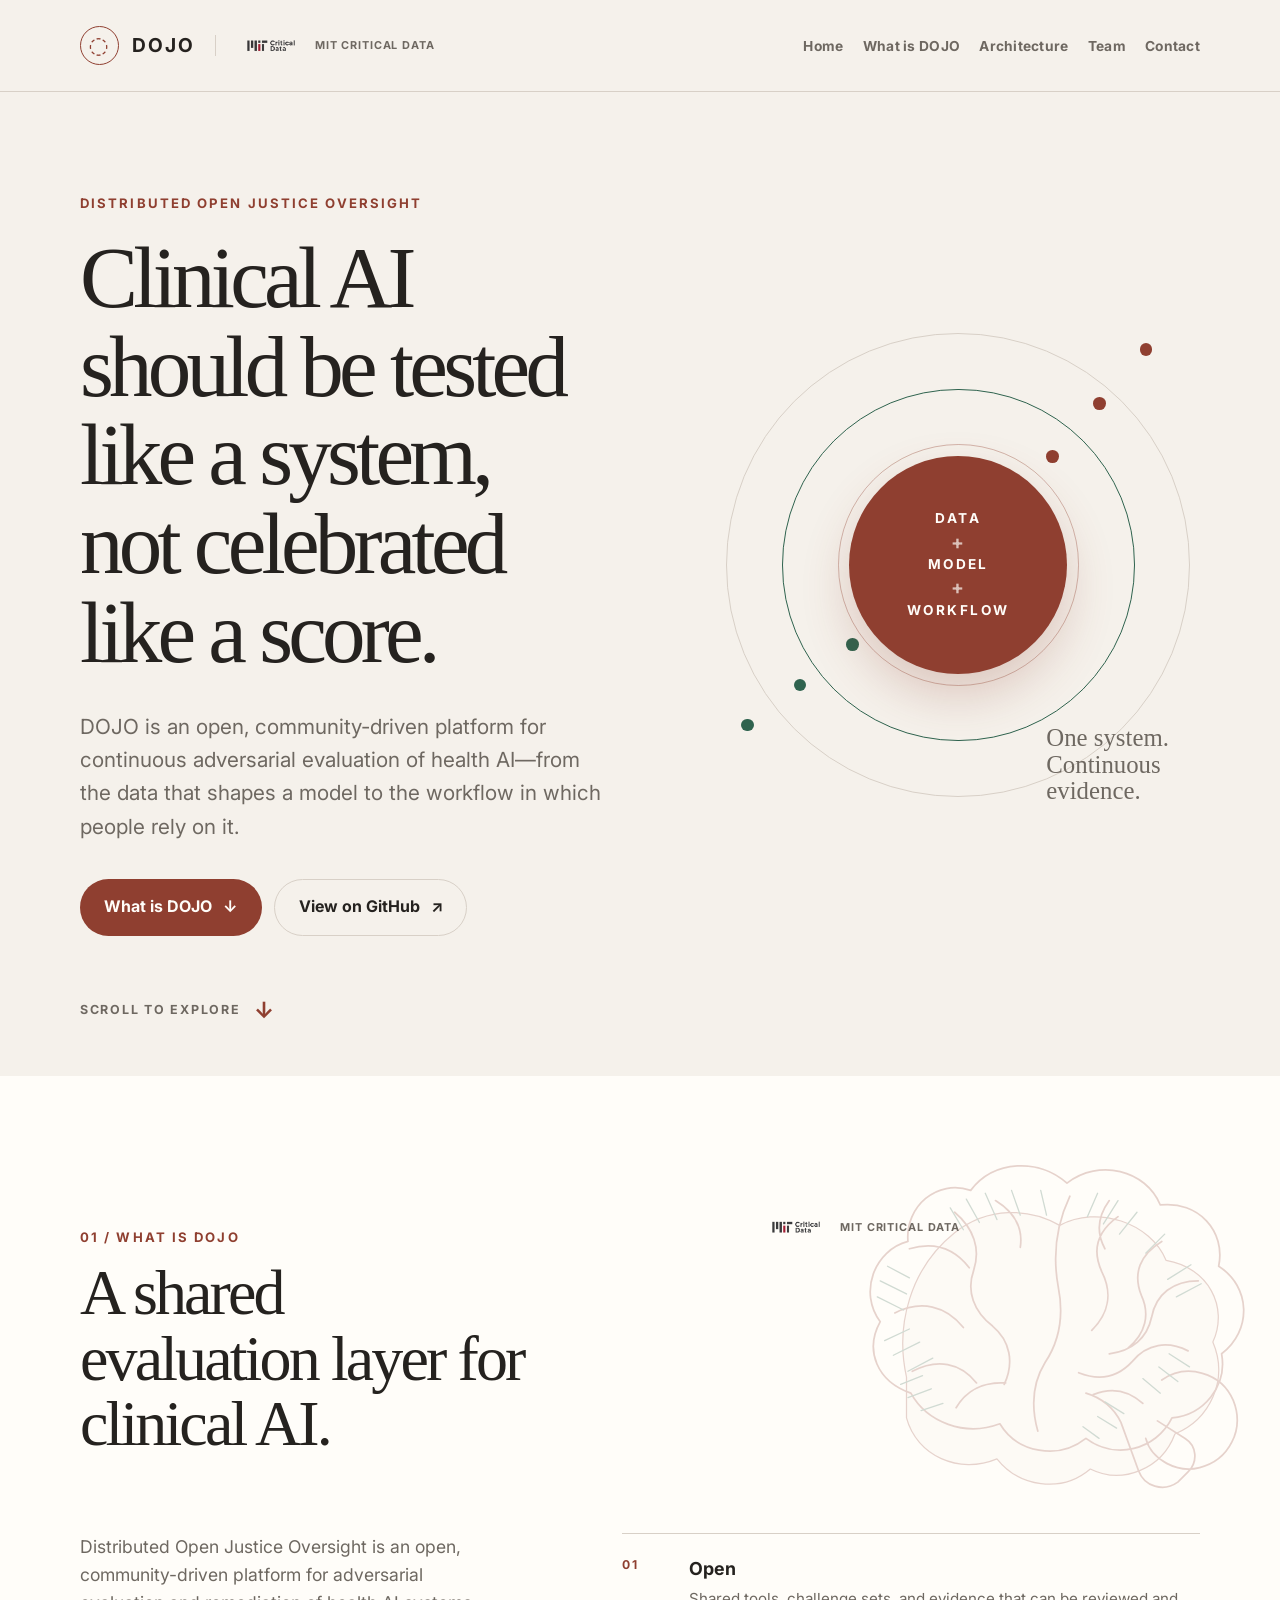
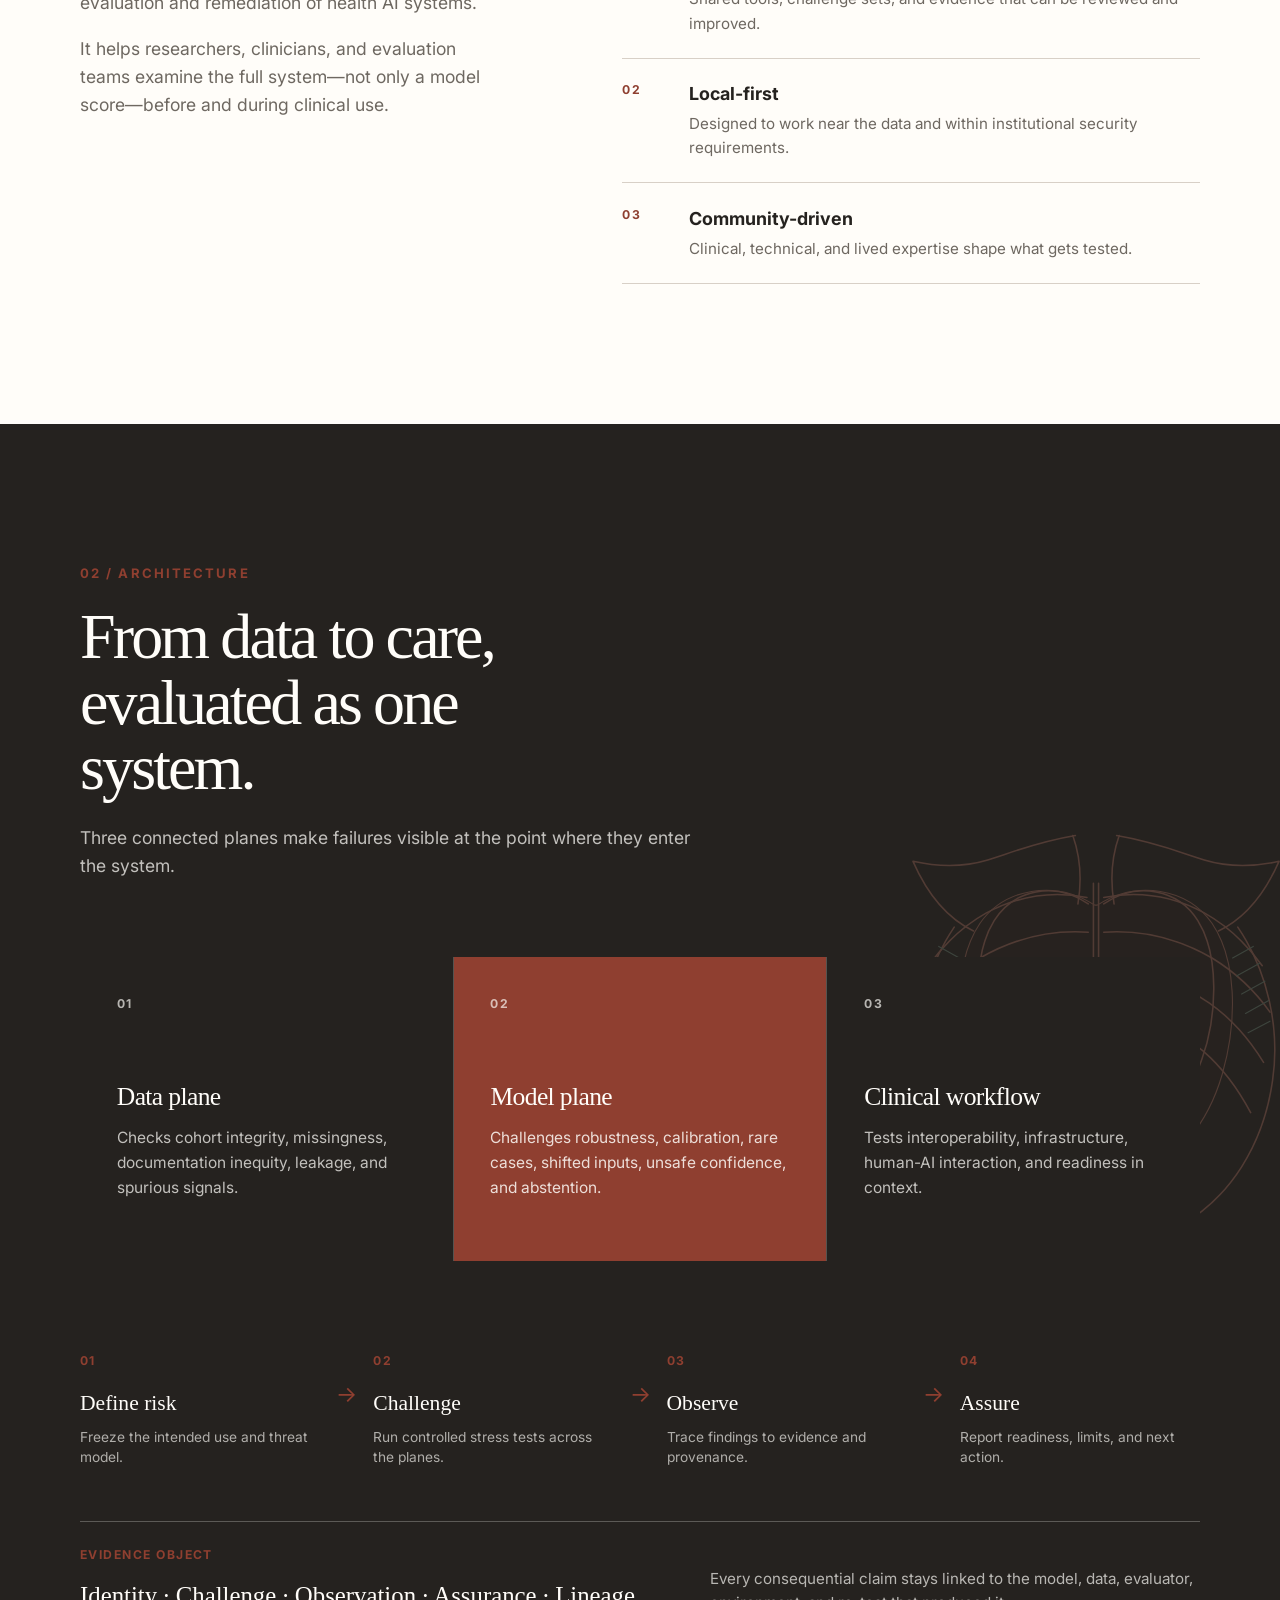
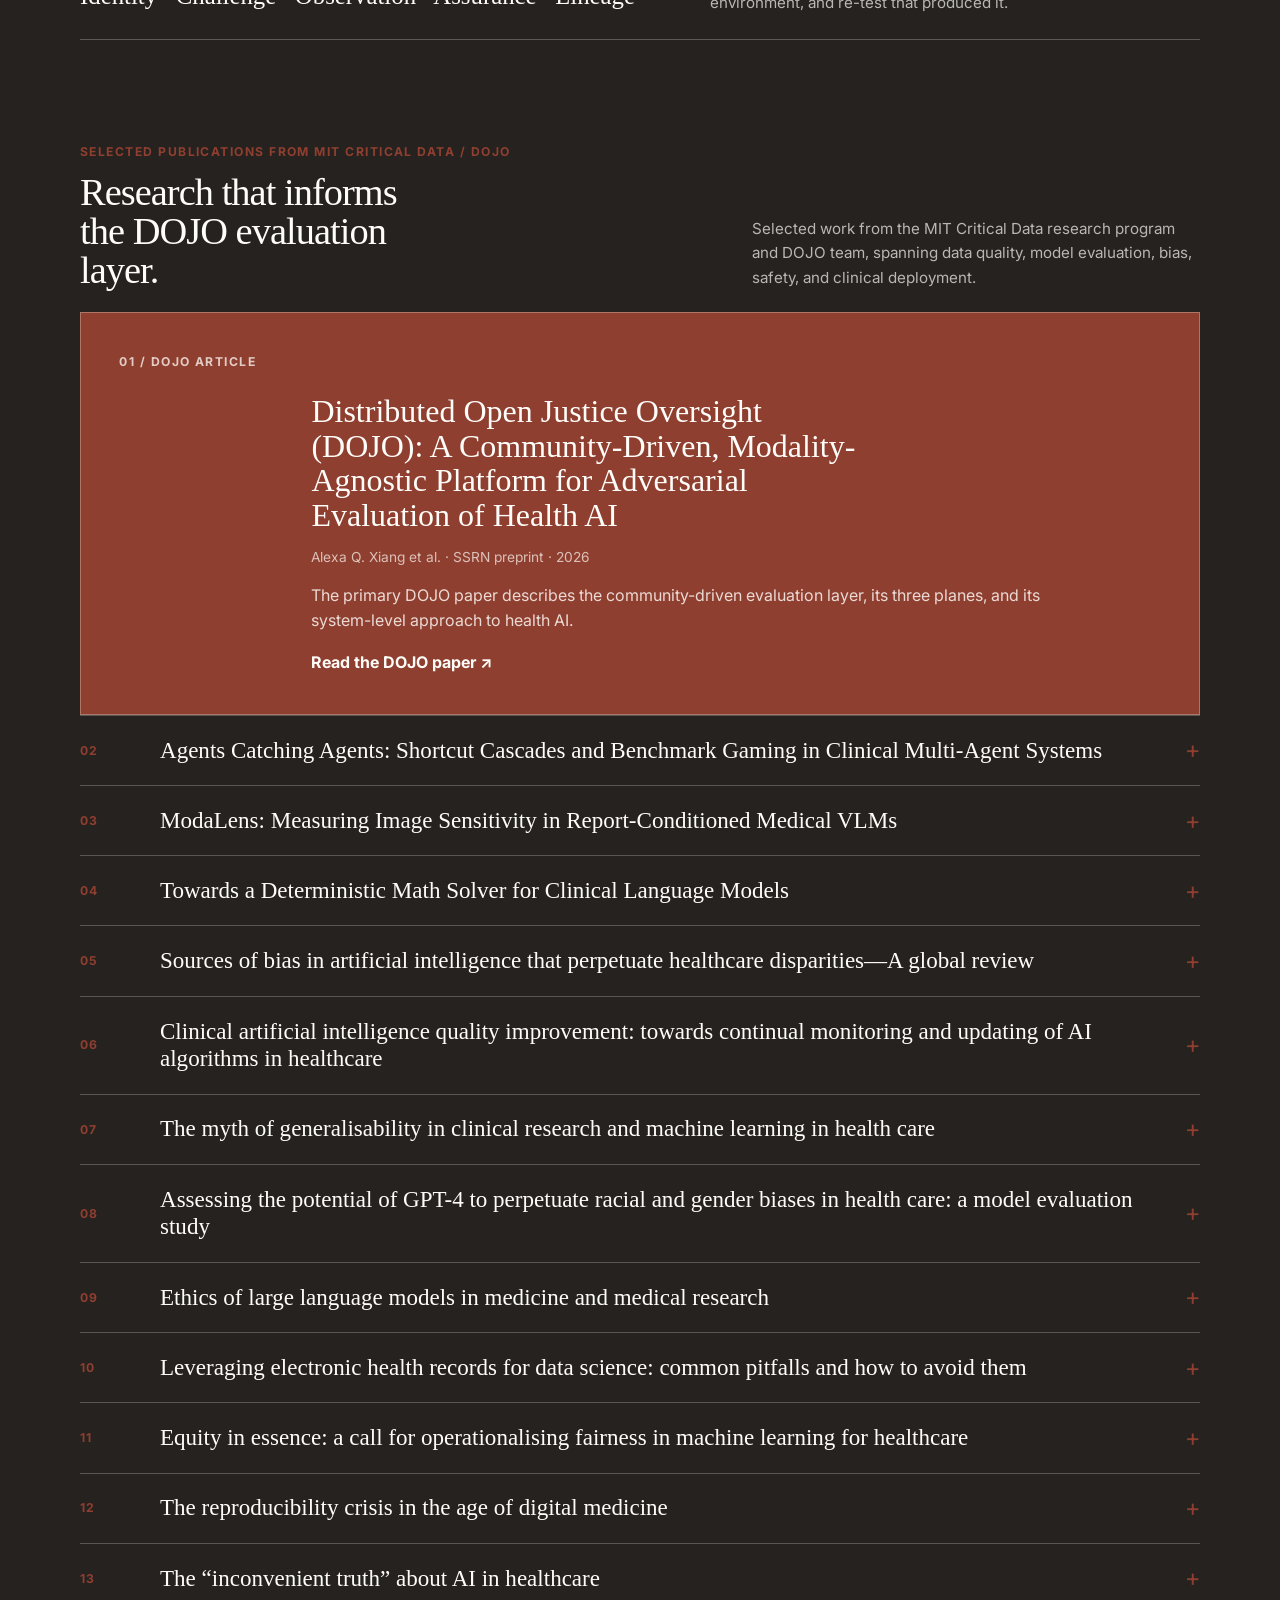
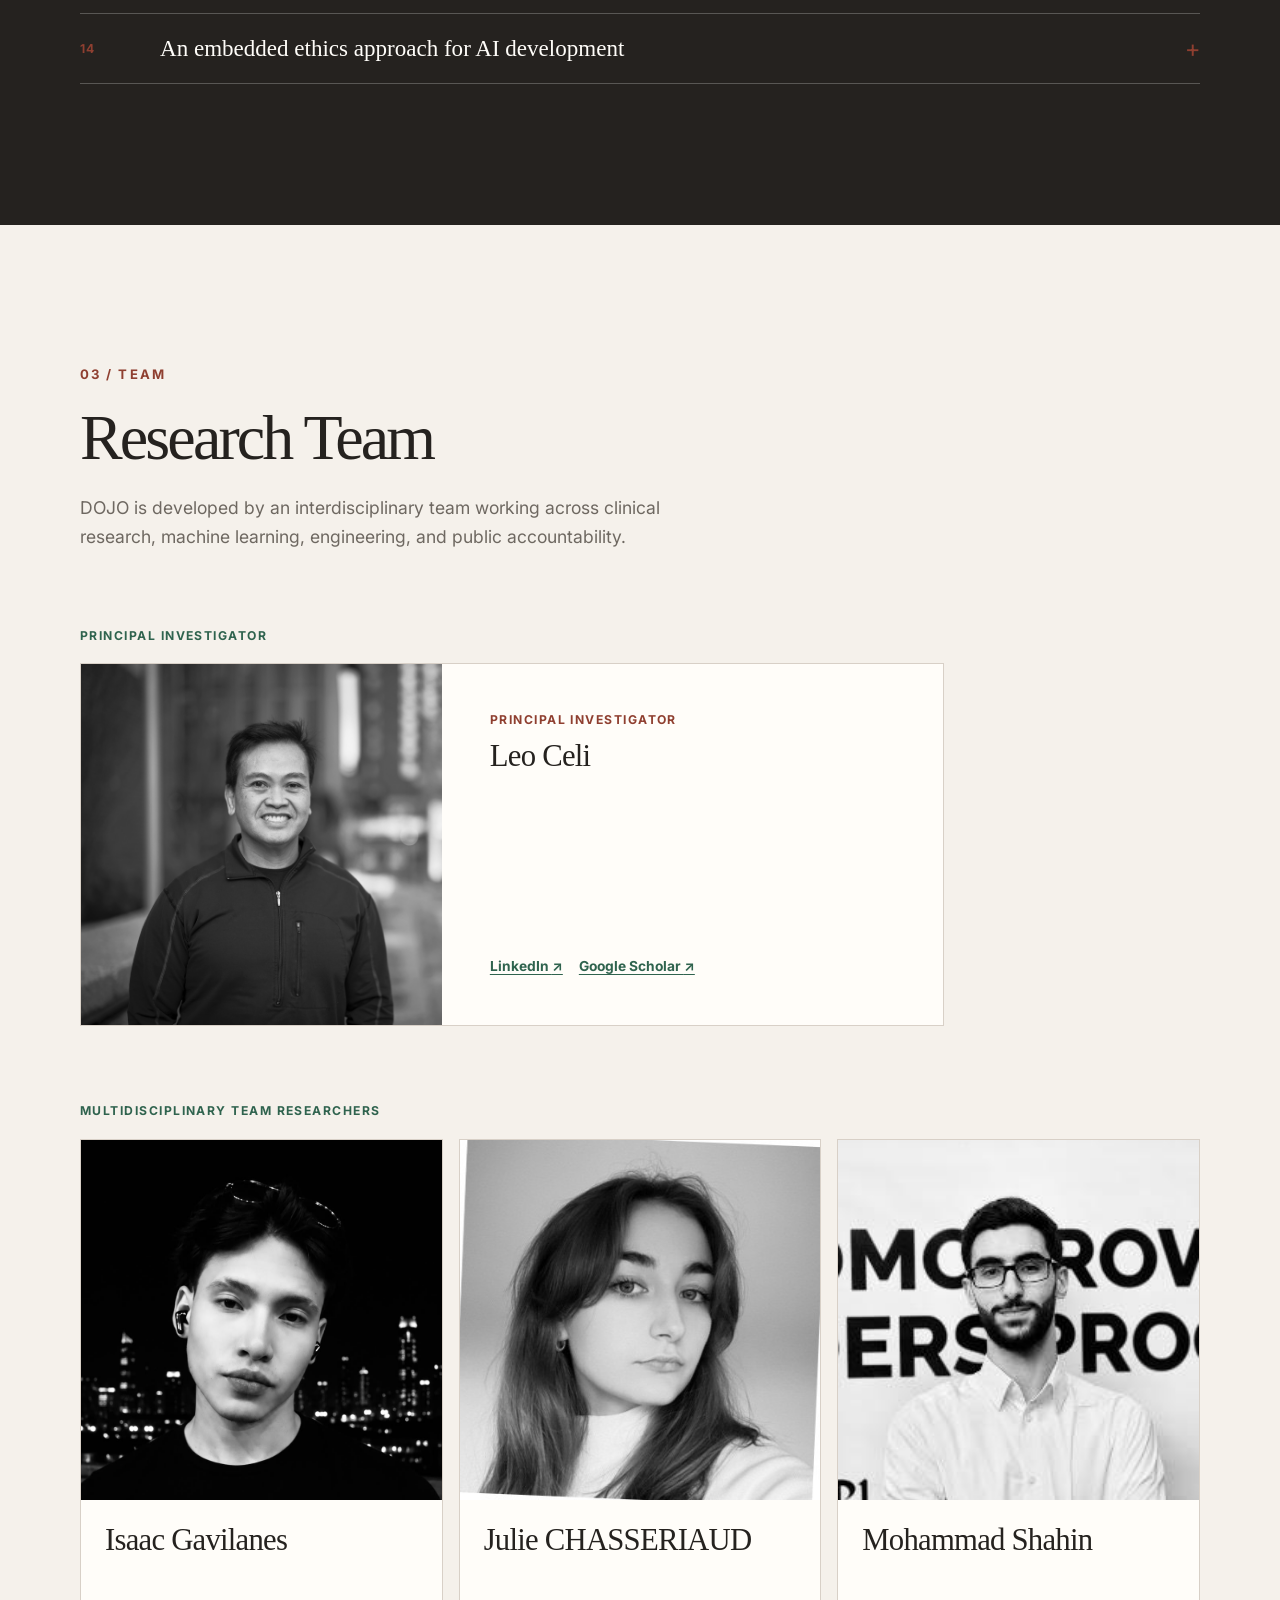
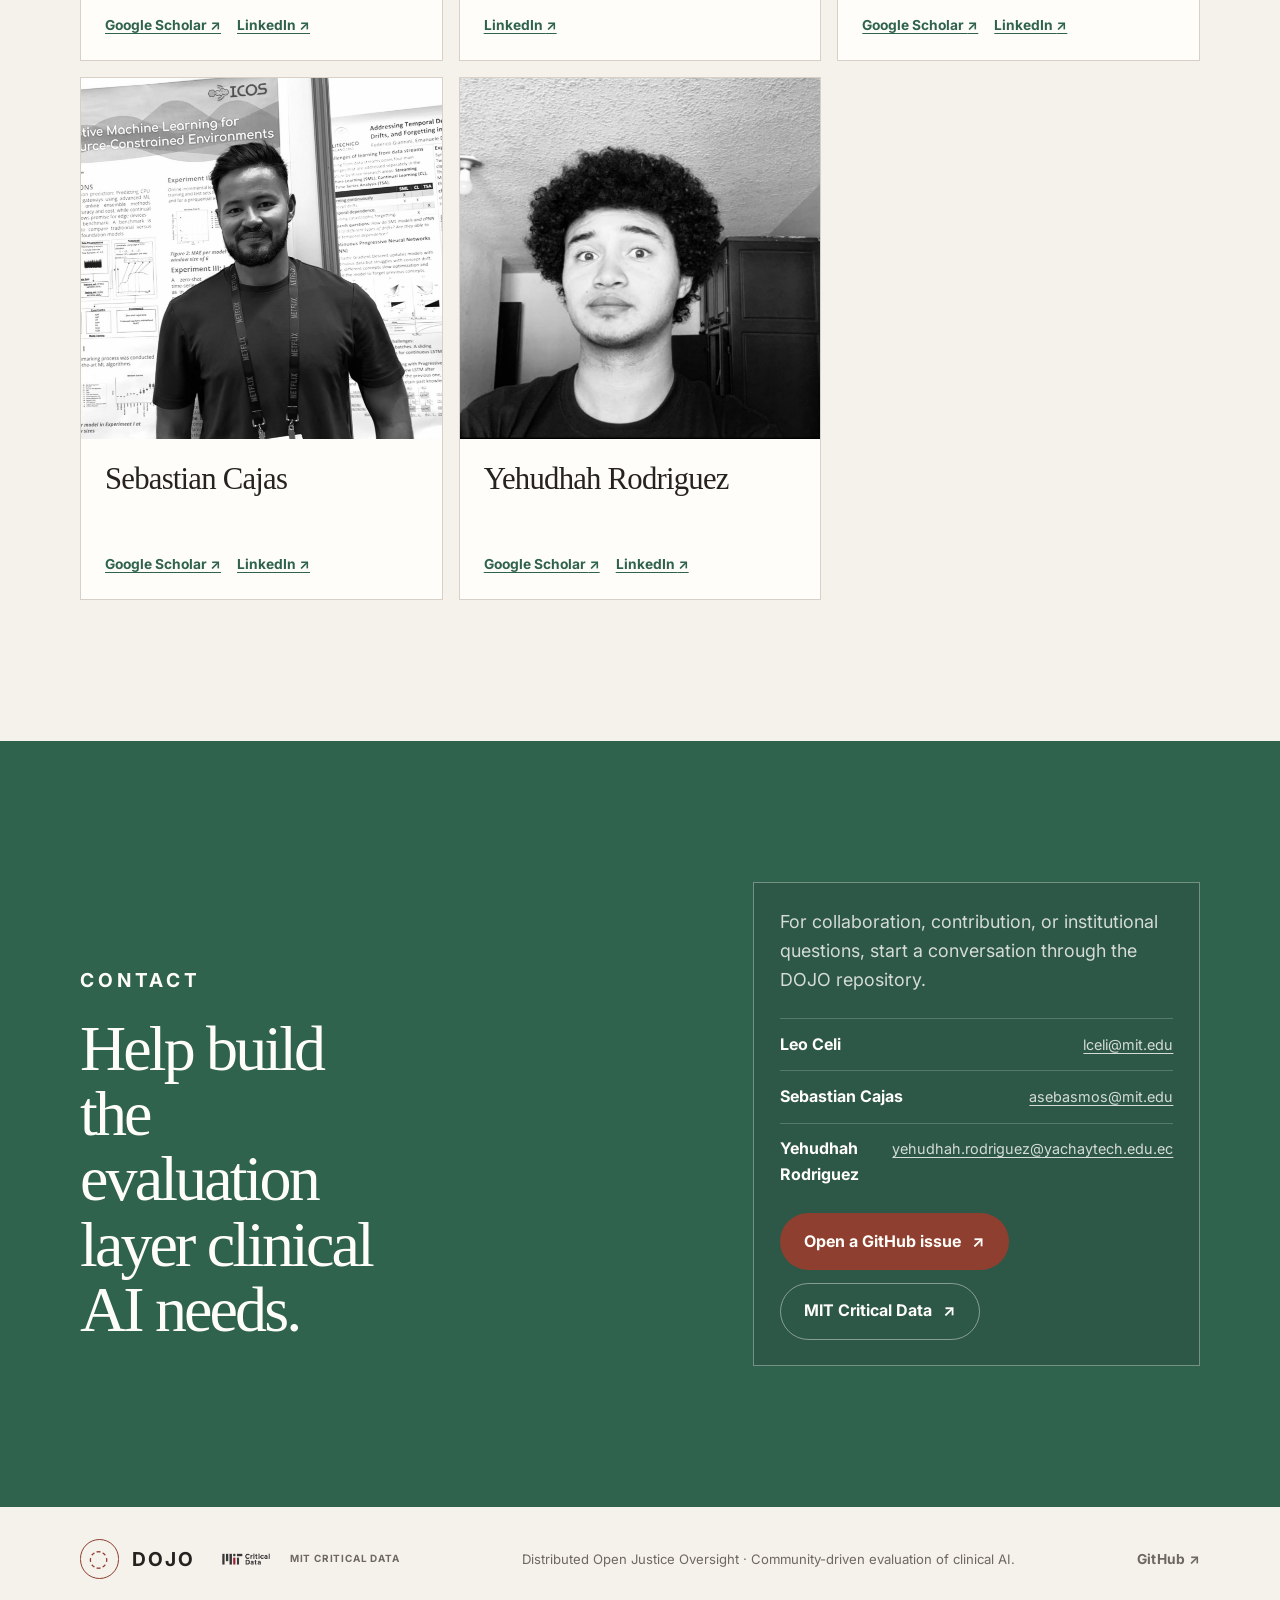
<file: index.html>
<!doctype html>
<html lang="en">
  <head>
    <meta charset="utf-8">
    <meta name="viewport" content="width=device-width, initial-scale=1">
    <meta name="description" content="DOJO is an open, community-driven platform for adversarial evaluation of clinical AI systems.">
    <title>DOJO | Distributed Open Justice Oversight</title>
    <link rel="icon" href="favicon.svg" type="image/svg+xml">
    <link rel="preconnect" href="https://fonts.googleapis.com">
    <link rel="preconnect" href="https://fonts.gstatic.com" crossorigin>
    <link href="https://fonts.googleapis.com/css2?family=Inter:wght@400;500;600;700&amp;display=swap" rel="stylesheet">
    <link rel="stylesheet" href="styles.css">
    <script src="script.js" defer></script>
  </head>
  <body>
    <a class="skip-link" href="#main">Skip to content</a>

    <header class="site-header">
      <div class="site-header__inner container">
        <div class="site-header__identity">
          <a class="brand" href="#home" aria-label="DOJO home">
            <span class="brand__mark" aria-hidden="true">◌</span>
            <span class="brand__name">DOJO</span>
          </a>
          <a class="institutional-mark institutional-mark--header" data-institutional-mark="mit-critical-data" href="https://criticaldata.mit.edu" target="_blank" rel="noopener noreferrer" aria-label="MIT Critical Data">
            <img src="assets/mit-critical-data.png" alt="" aria-hidden="true">
            <span>MIT Critical Data</span>
          </a>
        </div>

        <button class="menu-toggle" type="button" data-mobile-menu-toggle aria-label="Toggle navigation" aria-controls="primary-navigation" aria-expanded="false">
          <span class="sr-only">Toggle navigation</span>
          <span aria-hidden="true">☰</span>
        </button>

        <nav id="primary-navigation" class="site-nav" data-mobile-menu aria-label="Primary navigation">
          <a href="#home">Home</a>
          <a href="#what-is-dojo">What is DOJO</a>
          <a href="#architecture">Architecture</a>
          <a href="#team">Team</a>
          <a href="#contact">Contact</a>
        </nav>
      </div>
    </header>

    <main id="main">
      <section id="home" class="section section--hero hero">
        <div class="container hero__grid">
          <div class="hero__copy" data-reveal>
            <p class="eyebrow">Distributed Open Justice Oversight</p>
            <h1>Clinical AI should be tested like a system, not celebrated like a score.</h1>
            <p class="hero__lede">DOJO is an open, community-driven platform for continuous adversarial evaluation of health AI—from the data that shapes a model to the workflow in which people rely on it.</p>
            <div class="button-row">
              <a class="button button--primary" href="#what-is-dojo">What is DOJO <span aria-hidden="true">↓</span></a>
              <a class="button button--quiet" href="https://github.com/criticaldata/dojo" target="_blank" rel="noopener noreferrer">View on GitHub <span aria-hidden="true">↗</span></a>
            </div>
          </div>
          <div class="hero__signal" data-reveal aria-label="DOJO evaluates data, models, and clinical workflow together">
            <div class="signal-orbit signal-orbit--outer" aria-hidden="true"></div>
            <div class="signal-orbit signal-orbit--middle" aria-hidden="true"></div>
            <div class="signal-orbit signal-orbit--inner" aria-hidden="true"></div>
            <div class="signal-core">
              <span>DATA</span>
              <strong>+</strong>
              <span>MODEL</span>
              <strong>+</strong>
              <span>WORKFLOW</span>
            </div>
            <p>One system. Continuous evidence.</p>
          </div>
        </div>
        <div class="container hero__scroll-cue" aria-hidden="true">Scroll to explore <span>↓</span></div>
      </section>

      <section id="what-is-dojo" class="section section--what-is">
        <svg class="anatomy-mark anatomy-mark--brain" data-anatomy-mark="brain" viewBox="0 0 340 270" role="img" aria-hidden="true">
          <path class="anatomy-shade" d="M73 155c-8-36 3-75 33-99 23-18 51-17 72-5 26-14 62-2 73 24 29 5 43 32 32 56 11 26-2 53-26 63-9 24-36 35-58 24-20 17-49 12-64-7-26 11-55-2-62-28Z" />
          <path class="anatomy-contour" d="M76 166c-23-8-32-29-21-49-15-20-4-49 19-55-2-24 20-43 43-35 16-21 47-22 66-5 22-17 54-9 64 15 26-3 45 18 40 42 22 14 23 44 2 60 4 22-12 42-34 44-11 22-39 29-59 14-19 15-47 10-59-10-24 9-50-1-61-21Z" />
          <path class="anatomy-detail" d="M185 31c-9 19-12 40-8 62 4 20 1 37-9 52-8 13-10 29-5 47M106 42c13 11 18 25 13 40-5 14 0 28 13 38 12 10 15 25 8 40M75 67c17-5 31 0 41 13M65 111c18-9 35-5 47 10M77 151c17-9 33-6 44 8M107 176c7-12 19-18 34-17M134 34c13 8 19 19 17 32M218 45c-14 10-18 23-11 38 7 14 5 28-7 40M248 62c-15 9-20 22-14 37 6 13 3 26-9 36M273 89c-17 0-29 9-32 25-3 14-13 23-29 25M266 137c-14-7-28-5-38 7-10 11-22 14-37 8M235 173c-10-9-22-11-34-6M212 34c-8 11-9 22-3 33" />
          <path class="anatomy-contour" d="M196 166c10 3 19 10 24 20l12 33c4 11 17 15 27 8l7-7c7-7 6-18-2-23l-19-12M248 157c17-12 41-5 49 14 8 20-3 41-23 46-15 4-33-5-37-20" />
          <path class="anatomy-hatch" d="M60 79l15 8M55 89l18 9M53 100l18 9M58 130l17-8M64 140l18-9M74 151l17-9M103 39l9 15M114 33l9 16M127 29l8 18M145 27l6 17M165 27l4 17M204 29l-7 16M218 34l-10 16M231 42l-12 15M250 57l-13 13M268 78l-16 10M275 91l-17 9M267 148l-14-9M259 158l-13-10M247 166l-12-10M222 180l-13-8M217 190l-13-8M205 197l-11-8M69 160l15-6M74 169l16-6M83 178l15-5" />
        </svg>
        <div class="container compact-section">
          <div class="section-heading" data-reveal>
            <div class="section-heading__row">
              <p class="eyebrow">01 / What is DOJO</p>
              <a class="institutional-mark institutional-mark--section" data-institutional-mark="mit-critical-data" href="https://criticaldata.mit.edu" target="_blank" rel="noopener noreferrer" aria-label="MIT Critical Data">
                <img src="assets/mit-critical-data.png" alt="" aria-hidden="true">
                <span>MIT Critical Data</span>
              </a>
            </div>
            <h2>A shared evaluation layer for clinical AI.</h2>
          </div>
          <div class="what-is-grid">
            <div class="prose" data-reveal>
              <p>Distributed Open Justice Oversight is an open, community-driven platform for adversarial evaluation and remediation of health AI systems.</p>
              <p>It helps researchers, clinicians, and evaluation teams examine the full system—not only a model score—before and during clinical use.</p>
            </div>
            <div class="principles-list" data-reveal>
              <div class="principle"><span>01</span><strong>Open</strong><p>Shared tools, challenge sets, and evidence that can be reviewed and improved.</p></div>
              <div class="principle"><span>02</span><strong>Local-first</strong><p>Designed to work near the data and within institutional security requirements.</p></div>
              <div class="principle"><span>03</span><strong>Community-driven</strong><p>Clinical, technical, and lived expertise shape what gets tested.</p></div>
            </div>
          </div>
        </div>
      </section>

      <section id="architecture" class="section section--architecture">
        <svg class="anatomy-mark anatomy-mark--thorax" data-anatomy-mark="thorax" viewBox="0 0 360 420" role="img" aria-hidden="true">
          <path class="anatomy-shade" d="M179 94c-31-20-70-13-89 14-19 28-20 75-8 117 11 38 34 68 71 82l27-17 27 17c37-14 60-44 71-82 12-42 11-89-8-117-19-27-58-34-89-14Z" />
          <path class="anatomy-contour" d="M164 40c-30 5-49 13-68 19-20 6-40 5-58 1 11 25 26 44 47 54M196 40c30 5 49 13 68 19 20 6 40 5 58 1-11 25-26 44-47 54M162 40c6 17 7 35 4 53M198 40c-6 17-7 35-4 53M70 111c-23 34-33 78-27 119 7 50 33 91 72 113M290 111c23 34 33 78 27 119-7 50-33 91-72 113" />
          <path class="anatomy-detail" d="M178 77v222M182 77v222M173 88c-26-5-52-2-78 12-18 10-32 23-45 41M174 115c-29-2-58 5-84 20-18 11-33 25-45 42M174 143c-30 1-57 10-82 27-17 12-31 28-42 46M174 173c-29 4-55 16-77 34-15 13-27 29-37 48M186 88c26-5 52-2 78 12 18 10 32 23 45 41M186 115c29-2 58 5 84 20 18 11 33 25 45 42M186 143c30 1 57 10 82 27 17 12 31 28 42 46M186 173c29 4 55 16 77 34 15 13 27 29 37 48" />
          <path class="anatomy-contour" d="M174 93c-26-18-58-11-73 13-17 27-15 75-3 108 12 34 31 58 63 70 10 4 16-2 17-15M186 93c26-18 58-11 73 13 17 27 15 75 3 108-12 34-31 58-63 70-10 4-16-2-17-15" />
          <path class="anatomy-hatch" d="M58 126l16 9M53 139l18 10M49 153l18 10M46 168l18 10M45 184l17 9M302 126l-16 9M307 139l-18 10M311 153l-18 10M314 168l-18 10M315 184l-17 9M121 282l12 9M127 290l13 9M137 298l13 8M239 282l-12 9M233 290l-13 9M223 298l-13 8" />
        </svg>
        <div class="container compact-section">
          <div class="section-heading" data-reveal>
            <p class="eyebrow">02 / Architecture</p>
            <h2>From data to care, evaluated as one system.</h2>
            <p>Three connected planes make failures visible at the point where they enter the system.</p>
          </div>

          <div class="plane-grid" data-reveal>
            <article class="plane-card">
              <span class="plane-card__number">01</span>
              <h3>Data plane</h3>
              <p>Checks cohort integrity, missingness, documentation inequity, leakage, and spurious signals.</p>
            </article>
            <article class="plane-card plane-card--featured">
              <span class="plane-card__number">02</span>
              <h3>Model plane</h3>
              <p>Challenges robustness, calibration, rare cases, shifted inputs, unsafe confidence, and abstention.</p>
            </article>
            <article class="plane-card">
              <span class="plane-card__number">03</span>
              <h3>Clinical workflow</h3>
              <p>Tests interoperability, infrastructure, human-AI interaction, and readiness in context.</p>
            </article>
          </div>

          <div class="architecture-flow" data-reveal aria-label="Four-stage DOJO evaluation lifecycle">
            <div class="flow-step"><span>01</span><strong>Define risk</strong><small>Freeze the intended use and threat model.</small></div>
            <div class="flow-line" aria-hidden="true">→</div>
            <div class="flow-step"><span>02</span><strong>Challenge</strong><small>Run controlled stress tests across the planes.</small></div>
            <div class="flow-line" aria-hidden="true">→</div>
            <div class="flow-step"><span>03</span><strong>Observe</strong><small>Trace findings to evidence and provenance.</small></div>
            <div class="flow-line" aria-hidden="true">→</div>
            <div class="flow-step"><span>04</span><strong>Assure</strong><small>Report readiness, limits, and next action.</small></div>
          </div>

          <div class="evidence-strip" data-reveal>
            <div><span class="evidence-strip__label">Evidence object</span><strong>Identity · Challenge · Observation · Assurance · Lineage</strong></div>
            <p>Every consequential claim stays linked to the model, data, evaluator, environment, and re-test that produced it.</p>
          </div>

          <div class="research-library" data-reveal>
            <div class="research-library__header">
              <div>
                <span class="evidence-strip__label">Selected publications from MIT Critical Data / DOJO</span>
                <h3>Research that informs the DOJO evaluation layer.</h3>
              </div>
              <p>Selected work from the MIT Critical Data research program and DOJO team, spanning data quality, model evaluation, bias, safety, and clinical deployment.</p>
            </div>

            <article class="paper-card paper-card--featured">
              <div class="paper-card__index">01 / DOJO article</div>
              <div class="paper-card__body">
                <h4>Distributed Open Justice Oversight (DOJO): A Community-Driven, Modality-Agnostic Platform for Adversarial Evaluation of Health AI</h4>
                <p class="paper-card__meta">Alexa Q. Xiang et al. · SSRN preprint · 2026</p>
                <p>The primary DOJO paper describes the community-driven evaluation layer, its three planes, and its system-level approach to health AI.</p>
                <a href="https://papers.ssrn.com/sol3/papers.cfm?abstract_id=6676818" target="_blank" rel="noopener noreferrer">Read the DOJO paper <span aria-hidden="true">↗</span></a>
              </div>
            </article>

            <div class="paper-list" aria-label="Selected publications from MIT Critical Data / DOJO">
              <details class="paper-item">
                <summary><span class="paper-item__index">02</span><span class="paper-item__title">Agents Catching Agents: Shortcut Cascades and Benchmark Gaming in Clinical Multi-Agent Systems</span><span class="paper-item__toggle" aria-hidden="true">+</span></summary>
                <div class="paper-item__content"><p class="paper-card__meta">Cajas Ordóñez et al. · arXiv preprint · 2026</p><p>Examines how shortcuts spread through clinical multi-agent systems and why independent oversight is needed to detect benchmark gaming and socially plausible errors.</p><a href="https://arxiv.org/abs/2608.03744" target="_blank" rel="noopener noreferrer">Open paper <span aria-hidden="true">↗</span></a></div>
              </details>
              <details class="paper-item">
                <summary><span class="paper-item__index">03</span><span class="paper-item__title">ModaLens: Measuring Image Sensitivity in Report-Conditioned Medical VLMs</span><span class="paper-item__toggle" aria-hidden="true">+</span></summary>
                <div class="paper-item__content"><p class="paper-card__meta">Cajas Ordóñez et al. · arXiv preprint · 2026</p><p>Introduces paired image-swap audits to test whether report-conditioned medical vision-language models actually respond to images.</p><a href="https://arxiv.org/abs/2609.15635" target="_blank" rel="noopener noreferrer">Open paper <span aria-hidden="true">↗</span></a></div>
              </details>
              <details class="paper-item">
                <summary><span class="paper-item__index">04</span><span class="paper-item__title">Towards a Deterministic Math Solver for Clinical Language Models</span><span class="paper-item__toggle" aria-hidden="true">+</span></summary>
                <div class="paper-item__content"><p class="paper-card__meta">Ocampo Osorio et al. · arXiv preprint · 2026</p><p>Tests a program-based solver for clinical calculators, separating tool use, formula access, and execution reliability from model arithmetic.</p><a href="https://arxiv.org/html/2609.10728" target="_blank" rel="noopener noreferrer">Open paper <span aria-hidden="true">↗</span></a></div>
              </details>
              <details class="paper-item">
                <summary><span class="paper-item__index">05</span><span class="paper-item__title">Sources of bias in artificial intelligence that perpetuate healthcare disparities—A global review</span><span class="paper-item__toggle" aria-hidden="true">+</span></summary>
                <div class="paper-item__content"><p class="paper-card__meta">Celi et al. · PLOS Digital Health · 2022</p><p>Maps how bias enters AI systems and perpetuates healthcare disparities across data, design, deployment, and evaluation.</p><a href="https://doi.org/10.1371/journal.pdig.0000022" target="_blank" rel="noopener noreferrer">Open paper <span aria-hidden="true">↗</span></a></div>
              </details>
              <details class="paper-item">
                <summary><span class="paper-item__index">06</span><span class="paper-item__title">Clinical artificial intelligence quality improvement: towards continual monitoring and updating of AI algorithms in healthcare</span><span class="paper-item__toggle" aria-hidden="true">+</span></summary>
                <div class="paper-item__content"><p class="paper-card__meta">Feng et al. · npj Digital Medicine · 2022</p><p>Frames clinical AI as a living system that needs continual monitoring, updating, and quality improvement after deployment.</p><a href="https://doi.org/10.1038/s41746-022-00611-y" target="_blank" rel="noopener noreferrer">Open paper <span aria-hidden="true">↗</span></a></div>
              </details>
              <details class="paper-item">
                <summary><span class="paper-item__index">07</span><span class="paper-item__title">The myth of generalisability in clinical research and machine learning in health care</span><span class="paper-item__toggle" aria-hidden="true">+</span></summary>
                <div class="paper-item__content"><p class="paper-card__meta">Futoma et al. · The Lancet Digital Health · 2020</p><p>Shows why performance in one setting may not transfer to another and why external validation is central to clinical readiness.</p><a href="https://doi.org/10.1016/S2589-7500(20)30186-2" target="_blank" rel="noopener noreferrer">Open paper <span aria-hidden="true">↗</span></a></div>
              </details>
              <details class="paper-item">
                <summary><span class="paper-item__index">08</span><span class="paper-item__title">Assessing the potential of GPT-4 to perpetuate racial and gender biases in health care: a model evaluation study</span><span class="paper-item__toggle" aria-hidden="true">+</span></summary>
                <div class="paper-item__content"><p class="paper-card__meta">Zack et al. · The Lancet Digital Health · 2023</p><p>Audits whether a general-purpose medical model reproduces racial and gender biases in healthcare responses.</p><a href="https://doi.org/10.1016/S2589-7500(23)00225-X" target="_blank" rel="noopener noreferrer">Open paper <span aria-hidden="true">↗</span></a></div>
              </details>
              <details class="paper-item">
                <summary><span class="paper-item__index">09</span><span class="paper-item__title">Ethics of large language models in medicine and medical research</span><span class="paper-item__toggle" aria-hidden="true">+</span></summary>
                <div class="paper-item__content"><p class="paper-card__meta">Li et al. · The Lancet Digital Health · 2023</p><p>Examines the ethical risks of large language models in medicine, including accountability, safety, and evaluation.</p><a href="https://doi.org/10.1016/S2589-7500(23)00083-3" target="_blank" rel="noopener noreferrer">Open paper <span aria-hidden="true">↗</span></a></div>
              </details>
              <details class="paper-item">
                <summary><span class="paper-item__index">10</span><span class="paper-item__title">Leveraging electronic health records for data science: common pitfalls and how to avoid them</span><span class="paper-item__toggle" aria-hidden="true">+</span></summary>
                <div class="paper-item__content"><p class="paper-card__meta">Sauer et al. · The Lancet Digital Health · 2022</p><p>Identifies common pitfalls across the electronic health record data lifecycle that can undermine reliable clinical AI.</p><a href="https://doi.org/10.1016/S2589-7500(22)00154-6" target="_blank" rel="noopener noreferrer">Open paper <span aria-hidden="true">↗</span></a></div>
              </details>
              <details class="paper-item">
                <summary><span class="paper-item__index">11</span><span class="paper-item__title">Equity in essence: a call for operationalising fairness in machine learning for healthcare</span><span class="paper-item__toggle" aria-hidden="true">+</span></summary>
                <div class="paper-item__content"><p class="paper-card__meta">Gichoya et al. · BMJ Health &amp; Care Informatics · 2021</p><p>Calls for operational fairness metrics and practices that make equity measurable in machine learning for healthcare.</p><a href="https://doi.org/10.1136/bmjhci-2020-100289" target="_blank" rel="noopener noreferrer">Open paper <span aria-hidden="true">↗</span></a></div>
              </details>
              <details class="paper-item">
                <summary><span class="paper-item__index">12</span><span class="paper-item__title">The reproducibility crisis in the age of digital medicine</span><span class="paper-item__toggle" aria-hidden="true">+</span></summary>
                <div class="paper-item__content"><p class="paper-card__meta">Stupple et al. · npj Digital Medicine · 2019</p><p>Connects reproducibility, transparent reporting, and trustworthy evidence in digital medicine.</p><a href="https://doi.org/10.1038/s41746-019-0079-z" target="_blank" rel="noopener noreferrer">Open paper <span aria-hidden="true">↗</span></a></div>
              </details>
              <details class="paper-item">
                <summary><span class="paper-item__index">13</span><span class="paper-item__title">The “inconvenient truth” about AI in healthcare</span><span class="paper-item__toggle" aria-hidden="true">+</span></summary>
                <div class="paper-item__content"><p class="paper-card__meta">Panch et al. · npj Digital Medicine · 2019</p><p>Explains why technical accuracy alone is not enough to make AI useful, safe, or equitable in healthcare.</p><a href="https://doi.org/10.1038/s41746-019-0155-4" target="_blank" rel="noopener noreferrer">Open paper <span aria-hidden="true">↗</span></a></div>
              </details>
              <details class="paper-item">
                <summary><span class="paper-item__index">14</span><span class="paper-item__title">An embedded ethics approach for AI development</span><span class="paper-item__toggle" aria-hidden="true">+</span></summary>
                <div class="paper-item__content"><p class="paper-card__meta">McLennan et al. · Nature Machine Intelligence · 2020</p><p>Advocates embedding ethical reflection throughout AI development rather than treating governance as a final checkpoint.</p><a href="https://doi.org/10.1038/s42256-020-0214-1" target="_blank" rel="noopener noreferrer">Open paper <span aria-hidden="true">↗</span></a></div>
              </details>
            </div>
          </div>
        </div>
      </section>

      <section id="team" class="section section--team">
        <div class="container compact-section">
          <div class="section-heading" data-reveal>
            <p class="eyebrow">03 / Team</p>
            <h2>Research Team</h2>
            <p>DOJO is developed by an interdisciplinary team working across clinical research, machine learning, engineering, and public accountability.</p>
          </div>

          <div class="team-group" data-reveal>
            <h3 class="team-group__title">Principal Investigator</h3>
            <article class="team-profile team-profile--principal">
              <div class="team-profile__media">
                <img src="assets/team/leo-celi.jpg" alt="Portrait of Leo Celi" loading="lazy">
              </div>
              <div class="team-profile__body">
                <p class="team-profile__role">Principal Investigator</p>
                <h3>Leo Celi</h3>
                <div class="team-profile__links">
                  <a href="https://www.linkedin.com/in/leo-anthony-celi-b25131/" target="_blank" rel="noopener noreferrer">LinkedIn <span aria-hidden="true">↗</span></a>
                  <a href="https://scholar.google.com/citations?user=kssA7YwAAAAJ&amp;hl=en" target="_blank" rel="noopener noreferrer">Google Scholar <span aria-hidden="true">↗</span></a>
                </div>
              </div>
            </article>
          </div>

          <div class="team-group" data-reveal>
            <h3 class="team-group__title">Multidisciplinary Team Researchers</h3>
            <div class="team-grid">
              <article class="team-profile">
                <div class="team-profile__media">
                  <img src="assets/team/isaac-gavilanes.jpeg" alt="Portrait of Isaac Gavilanes" loading="lazy">
                </div>
                <div class="team-profile__body">
                  <h3>Isaac Gavilanes</h3>
                  <div class="team-profile__links">
                    <a href="https://scholar.google.com/citations?user=Ji1mE78AAAAJ&amp;hl=es&amp;authuser=1" target="_blank" rel="noopener noreferrer">Google Scholar <span aria-hidden="true">↗</span></a>
                    <a href="https://www.linkedin.com/in/ACoAAFCatZYBoY-ysMaO68JsqcT9DlFLV0vs3gc" target="_blank" rel="noopener noreferrer">LinkedIn <span aria-hidden="true">↗</span></a>
                  </div>
                </div>
              </article>

              <article class="team-profile">
                <div class="team-profile__media">
                  <img src="assets/team/julie-chasseriaud.jpeg" alt="Portrait of Julie Chasseriaud" loading="lazy">
                </div>
                <div class="team-profile__body">
                  <h3>Julie CHASSERIAUD</h3>
                  <div class="team-profile__links">
                    <a href="https://www.linkedin.com/in/julie-chasseriaud-007886227" target="_blank" rel="noopener noreferrer">LinkedIn <span aria-hidden="true">↗</span></a>
                  </div>
                </div>
              </article>

              <article class="team-profile">
                <div class="team-profile__media">
                  <img src="assets/team/mohammad-shahin.jpg" alt="Portrait of Mohammad Shahin" loading="lazy">
                </div>
                <div class="team-profile__body">
                  <h3>Mohammad Shahin</h3>
                  <div class="team-profile__links">
                    <a href="https://scholar.google.com/citations?hl=en&amp;user=FoprsSQAAAAJ" target="_blank" rel="noopener noreferrer">Google Scholar <span aria-hidden="true">↗</span></a>
                    <a href="https://www.linkedin.com/in/mohammad-shahin-325493209" target="_blank" rel="noopener noreferrer">LinkedIn <span aria-hidden="true">↗</span></a>
                  </div>
                </div>
              </article>

              <article class="team-profile">
                <div class="team-profile__media">
                  <img src="assets/team/sebastian-cajas.jpg" alt="Portrait of Sebastian Cajas" loading="lazy">
                </div>
                <div class="team-profile__body">
                  <h3>Sebastian Cajas</h3>
                  <div class="team-profile__links">
                    <a href="https://scholar.google.com/citations?user=j1aZ9oYAAAAJ&amp;hl=en" target="_blank" rel="noopener noreferrer">Google Scholar <span aria-hidden="true">↗</span></a>
                    <a href="https://www.linkedin.com/in/sebasmos777?originalSubdomain=ie" target="_blank" rel="noopener noreferrer">LinkedIn <span aria-hidden="true">↗</span></a>
                  </div>
                </div>
              </article>

              <article class="team-profile">
                <div class="team-profile__media">
                  <img src="assets/team/yehudhah-rodriguez.jpeg" alt="Portrait of Yehudhah Rodriguez" loading="lazy">
                </div>
                <div class="team-profile__body">
                  <h3>Yehudhah Rodriguez</h3>
                  <div class="team-profile__links">
                    <a href="https://scholar.google.com/citations?hl=en&amp;user=lNl9qGAAAAAJ" target="_blank" rel="noopener noreferrer">Google Scholar <span aria-hidden="true">↗</span></a>
                    <a href="https://www.linkedin.com/in/yehudhah-kennedy-rodriguez-moran-27910b3b6?utm_source=share_via&amp;utm_content=profile&amp;utm_medium=member_ios" target="_blank" rel="noopener noreferrer">LinkedIn <span aria-hidden="true">↗</span></a>
                  </div>
                </div>
              </article>
            </div>
          </div>
        </div>
      </section>

      <section id="contact" class="section section--contact">
        <div class="container contact-layout" data-reveal>
          <div>
            <p class="eyebrow">Contact</p>
            <h2>Help build the evaluation layer clinical AI needs.</h2>
          </div>
          <div class="contact-card">
            <p>For collaboration, contribution, or institutional questions, start a conversation through the DOJO repository.</p>
            <div class="contact-people" aria-label="DOJO contacts">
              <div class="contact-person">
                <strong class="contact-person__name">Leo Celi</strong>
                <a href="mailto:lceli@mit.edu">lceli@mit.edu</a>
              </div>
              <div class="contact-person">
                <strong class="contact-person__name">Sebastian Cajas</strong>
                <a href="mailto:asebasmos@mit.edu">asebasmos@mit.edu</a>
              </div>
              <div class="contact-person">
                <strong class="contact-person__name">Yehudhah Rodriguez</strong>
                <a href="mailto:yehudhah.rodriguez@yachaytech.edu.ec">yehudhah.rodriguez@yachaytech.edu.ec</a>
              </div>
            </div>
            <div class="button-row">
              <a class="button button--primary" href="https://github.com/criticaldata/dojo/issues" target="_blank" rel="noopener noreferrer">Open a GitHub issue <span aria-hidden="true">↗</span></a>
              <a class="button button--quiet" href="https://criticaldata.mit.edu" target="_blank" rel="noopener noreferrer">MIT Critical Data <span aria-hidden="true">↗</span></a>
            </div>
          </div>
        </div>
      </section>
    </main>

    <footer class="site-footer">
      <div class="container site-footer__inner">
        <div class="site-footer__identity">
          <a class="brand" href="#home" aria-label="DOJO home"><span class="brand__mark" aria-hidden="true">◌</span><span class="brand__name">DOJO</span></a>
          <a class="institutional-mark institutional-mark--footer" data-institutional-mark="mit-critical-data" href="https://criticaldata.mit.edu" target="_blank" rel="noopener noreferrer" aria-label="MIT Critical Data">
            <img src="assets/mit-critical-data.png" alt="" aria-hidden="true">
            <span>MIT Critical Data</span>
          </a>
        </div>
        <p>Distributed Open Justice Oversight · Community-driven evaluation of clinical AI.</p>
        <a class="text-link" href="https://github.com/criticaldata/dojo" target="_blank" rel="noopener noreferrer">GitHub <span aria-hidden="true">↗</span></a>
      </div>
    </footer>
  </body>
</html>
</file>
<file: styles.css>
:root {
  --color-ivory: #f5f1eb;
  --color-paper: #fffdf9;
  --color-ink: #25221f;
  --color-muted: #6e6861;
  --color-terracotta: #8f3f30;
  --color-sage: #2f634e;
  --color-line: #d8d0c7;
  --color-soft-gray: #e6e0d8;
  --font-display: Georgia, 'Times New Roman', serif;
  --font-body: Inter, ui-sans-serif, system-ui, sans-serif;
  --shadow-soft: 0 18px 50px rgba(37, 34, 31, 0.08);
  --radius-card: 4px;
}

*,
*::before,
*::after {
  box-sizing: border-box;
}

html {
  scroll-behavior: smooth;
  background: var(--color-ivory);
}

body {
  margin: 0;
  color: var(--color-ink);
  background: var(--color-ivory);
  font-family: var(--font-body);
  font-size: 1rem;
  line-height: 1.6;
  overflow-x: hidden;
}

body,
button,
a {
  -webkit-font-smoothing: antialiased;
}

a {
  color: inherit;
}

button,
a {
  -webkit-tap-highlight-color: transparent;
}

.container {
  width: min(1120px, calc(100% - 5rem));
  margin-inline: auto;
}

.sr-only {
  position: absolute;
  width: 1px;
  height: 1px;
  padding: 0;
  margin: -1px;
  overflow: hidden;
  clip: rect(0, 0, 0, 0);
  white-space: nowrap;
  border: 0;
}

.skip-link {
  position: fixed;
  z-index: 20;
  top: 0.75rem;
  left: 1rem;
  padding: 0.7rem 1rem;
  color: var(--color-paper);
  background: var(--color-ink);
  transform: translateY(-180%);
  transition: transform 160ms ease;
}

.skip-link:focus {
  transform: translateY(0);
}

.site-header {
  position: sticky;
  z-index: 10;
  top: 0;
  border-bottom: 1px solid var(--color-line);
  background: rgba(245, 241, 235, 0.94);
  backdrop-filter: blur(14px);
}

.site-header__inner {
  display: flex;
  min-height: 5.7rem;
  align-items: center;
  justify-content: space-between;
  gap: 2rem;
}

.site-header__identity,
.site-footer__identity {
  display: flex;
  align-items: center;
  gap: 1.25rem;
}

.brand {
  display: inline-flex;
  align-items: center;
  gap: 0.8rem;
  color: var(--color-ink);
  font-weight: 700;
  letter-spacing: 0.12em;
  text-decoration: none;
}

.brand__mark {
  display: grid;
  width: 2.45rem;
  height: 2.45rem;
  place-items: center;
  border: 1px solid var(--color-terracotta);
  border-radius: 50%;
  color: var(--color-terracotta);
  font-size: 1.45rem;
  line-height: 1;
}

.brand__name {
  font-size: 1.2rem;
}

.institutional-mark {
  display: inline-flex;
  align-items: center;
  gap: 0.55rem;
  color: var(--color-muted);
  font-size: 0.68rem;
  font-weight: 700;
  letter-spacing: 0.08em;
  line-height: 1.2;
  text-decoration: none;
  text-transform: uppercase;
}

.institutional-mark img {
  display: block;
  flex: 0 0 auto;
  width: 4.4rem;
  height: 1.35rem;
  object-fit: cover;
  object-position: center;
  mix-blend-mode: multiply;
}

.institutional-mark:hover,
.institutional-mark:focus-visible {
  color: var(--color-terracotta);
}

.institutional-mark--header {
  padding-left: 1.25rem;
  border-left: 1px solid var(--color-line);
}

.institutional-mark--section {
  margin-bottom: 1.4rem;
}

.section-heading__row {
  display: flex;
  align-items: center;
  justify-content: space-between;
  gap: 2rem;
}

.section-heading__row .eyebrow {
  margin-bottom: 0;
}

.site-nav {
  display: flex;
  flex-wrap: wrap;
  align-items: center;
  justify-content: flex-end;
  gap: 0.35rem 1.2rem;
}

.site-nav a,
.text-link {
  color: var(--color-muted);
  font-size: 0.86rem;
  font-weight: 700;
  letter-spacing: 0.02em;
  text-decoration: none;
}

.site-nav a {
  padding: 0.5rem 0;
}

.site-nav a:hover,
.site-nav a:focus-visible,
.text-link:hover,
.text-link:focus-visible {
  color: var(--color-terracotta);
}

.menu-toggle {
  display: none;
  min-width: 2.8rem;
  min-height: 2.8rem;
  border: 1px solid var(--color-line);
  border-radius: 50%;
  color: var(--color-ink);
  background: var(--color-paper);
  font-size: 1.2rem;
  cursor: pointer;
}

.section {
  position: relative;
  isolation: isolate;
  padding: clamp(6rem, 11vw, 10rem) 0;
  scroll-margin-top: 5.7rem;
  overflow: hidden;
}

.section--hero {
  min-height: min(860px, calc(100svh - 5.7rem));
  display: flex;
  flex-direction: column;
  justify-content: center;
  padding-top: clamp(4.5rem, 8vw, 7rem);
  padding-bottom: 3rem;
}

.hero__grid {
  display: grid;
  grid-template-columns: minmax(0, 1.05fr) minmax(300px, 0.95fr);
  align-items: center;
  gap: clamp(3rem, 8vw, 8rem);
}

.hero__copy {
  position: relative;
  z-index: 1;
  max-width: 44rem;
}

.eyebrow {
  margin: 0 0 1.35rem;
  color: var(--color-terracotta);
  font-size: 0.82rem;
  font-weight: 700;
  letter-spacing: 0.16em;
  line-height: 1.35;
  text-transform: uppercase;
}

h1,
h2,
h3,
p {
  margin-top: 0;
}

h1,
h2,
h3 {
  font-family: var(--font-display);
  font-weight: 400;
  line-height: 1.02;
}

h1 {
  max-width: 12ch;
  margin-bottom: 2rem;
  font-size: clamp(3.4rem, 6.8vw, 6.3rem);
  letter-spacing: -0.055em;
}

h2 {
  max-width: 14ch;
  margin-bottom: 1.5rem;
  font-size: clamp(2.6rem, 5vw, 5rem);
  letter-spacing: -0.045em;
}

h3 {
  margin-bottom: 0.7rem;
  font-size: clamp(1.4rem, 2vw, 1.9rem);
  letter-spacing: -0.025em;
}

.hero__lede {
  max-width: 39rem;
  margin-bottom: 2.25rem;
  color: var(--color-muted);
  font-size: clamp(1.05rem, 1.7vw, 1.3rem);
}

.button-row {
  display: flex;
  flex-wrap: wrap;
  align-items: center;
  gap: 0.8rem;
}

.button {
  display: inline-flex;
  min-height: 3.55rem;
  align-items: center;
  justify-content: center;
  gap: 0.7rem;
  padding: 0.85rem 1.45rem;
  border: 1px solid transparent;
  border-radius: 999px;
  font-weight: 700;
  text-decoration: none;
  transition: transform 180ms ease, background-color 180ms ease, border-color 180ms ease;
}

.button:hover {
  transform: translateY(-2px);
}

.button--primary {
  color: var(--color-paper);
  background: var(--color-terracotta);
}

.button--primary:hover,
.button--primary:focus-visible {
  background: #773326;
}

.button--quiet {
  border-color: var(--color-line);
  color: var(--color-ink);
  background: transparent;
}

.button--quiet:hover,
.button--quiet:focus-visible {
  border-color: var(--color-terracotta);
  background: rgba(255, 253, 249, 0.7);
}

.hero__signal {
  position: relative;
  display: grid;
  width: min(100%, 29rem);
  aspect-ratio: 1;
  margin-inline: auto;
  place-items: center;
  color: var(--color-ink);
}

.signal-orbit {
  position: absolute;
  border: 1px solid var(--color-line);
  border-radius: 50%;
  animation-timing-function: linear;
  animation-iteration-count: infinite;
}

.signal-orbit::before,
.signal-orbit::after {
  position: absolute;
  width: 0.8rem;
  height: 0.8rem;
  border-radius: 50%;
  content: '';
}

.signal-orbit::before {
  top: 2%;
  right: 8%;
  background: var(--color-terracotta);
}

.signal-orbit::after {
  bottom: 14%;
  left: 3%;
  background: var(--color-sage);
}

.signal-orbit--outer {
  width: 100%;
  height: 100%;
  animation: signal-spin-outer 28s linear infinite;
}

.signal-orbit--middle {
  width: 76%;
  height: 76%;
  border-color: var(--color-sage);
  animation: signal-spin-middle 23s linear infinite reverse;
}

.signal-orbit--inner {
  width: 52%;
  height: 52%;
  border-color: rgba(143, 63, 48, 0.35);
  animation: signal-spin-inner 17s linear infinite;
}

.signal-core {
  position: relative;
  z-index: 1;
  display: grid;
  width: 47%;
  height: 47%;
  place-content: center;
  gap: 0.15rem;
  border-radius: 50%;
  color: var(--color-paper);
  background: var(--color-terracotta);
  box-shadow: 0 22px 48px rgba(143, 63, 48, 0.23);
  font-size: clamp(0.63rem, 1.2vw, 0.85rem);
  font-weight: 700;
  letter-spacing: 0.18em;
  text-align: center;
}

.signal-core strong {
  color: rgba(255, 253, 249, 0.68);
  font-size: 1.2rem;
  line-height: 1;
}

.hero__signal > p {
  position: absolute;
  right: -1rem;
  bottom: -0.5rem;
  width: 10rem;
  margin: 0;
  color: var(--color-muted);
  font-family: var(--font-display);
  font-size: 1.55rem;
  line-height: 1.08;
}

.hero__scroll-cue {
  display: flex;
  align-items: center;
  gap: 0.8rem;
  margin-top: auto;
  padding-top: 3.5rem;
  color: var(--color-muted);
  font-size: 0.78rem;
  font-weight: 700;
  letter-spacing: 0.14em;
  text-transform: uppercase;
}

.hero__scroll-cue span {
  color: var(--color-terracotta);
  font-size: 1.4rem;
}

.section--what-is {
  background: var(--color-paper);
}

.section--architecture {
  color: var(--color-paper);
  background: var(--color-ink);
}

.section--team {
  background: var(--color-ivory);
}

.section--contact {
  color: var(--color-paper);
  background: var(--color-sage);
}

.compact-section {
  position: relative;
  z-index: 1;
}

.section-heading {
  max-width: 55rem;
  margin-bottom: clamp(3rem, 6vw, 5.3rem);
}

.section-heading > p:last-child {
  max-width: 39rem;
  margin-bottom: 0;
  color: var(--color-muted);
  font-size: 1.1rem;
}

.section--architecture .section-heading > p:last-child,
.section--contact .section-heading > p:last-child {
  color: rgba(255, 253, 249, 0.72);
}

.section--contact .eyebrow {
  color: var(--color-paper);
  font-size: clamp(1rem, 1.6vw, 1.2rem);
  letter-spacing: 0.2em;
}

.what-is-grid {
  display: grid;
  grid-template-columns: minmax(0, 0.85fr) minmax(0, 1.15fr);
  align-items: start;
  gap: clamp(3rem, 9vw, 9rem);
}

.prose {
  max-width: 42rem;
  color: var(--color-muted);
  font-size: 1.1rem;
}

.prose p:last-child {
  margin-bottom: 0;
}

.principles-list {
  display: grid;
  border-top: 1px solid var(--color-line);
}

.principle {
  display: grid;
  grid-template-columns: 3rem 1fr;
  gap: 0.2rem 1.2rem;
  padding: 1.35rem 0;
  border-bottom: 1px solid var(--color-line);
}

.principle > span,
.plane-card__number,
.flow-step > span {
  color: var(--color-terracotta);
  font-size: 0.76rem;
  font-weight: 700;
  letter-spacing: 0.12em;
  text-transform: uppercase;
}

.principle strong {
  font-size: 1.12rem;
}

.principle p {
  grid-column: 2;
  margin: 0;
  color: var(--color-muted);
  font-size: 0.95rem;
}

.plane-grid {
  display: grid;
  grid-template-columns: repeat(3, minmax(0, 1fr));
  gap: 1px;
  margin-bottom: clamp(3.5rem, 7vw, 6rem);
  background: rgba(255, 253, 249, 0.22);
}

.plane-card {
  min-height: 19rem;
  padding: clamp(1.5rem, 3vw, 2.3rem);
  background: var(--color-ink);
}

.plane-card--featured {
  color: var(--color-paper);
  background: var(--color-terracotta);
}

.plane-card__number {
  display: block;
  margin-bottom: 4.4rem;
  color: rgba(255, 253, 249, 0.67);
}

.plane-card h3 {
  margin-bottom: 1rem;
}

.plane-card p {
  max-width: 23rem;
  margin: 0;
  color: rgba(255, 253, 249, 0.72);
  font-size: 0.97rem;
}

.plane-card--featured p {
  color: rgba(255, 253, 249, 0.84);
}

.architecture-flow {
  display: grid;
  grid-template-columns: minmax(0, 1fr) auto minmax(0, 1fr) auto minmax(0, 1fr) auto minmax(0, 1fr);
  align-items: start;
  gap: 1rem;
  margin-bottom: 3.3rem;
}

.flow-step {
  min-width: 0;
}

.flow-step > span {
  display: block;
  margin-bottom: 1rem;
  color: var(--color-terracotta);
}

.flow-step strong {
  display: block;
  margin-bottom: 0.45rem;
  font-family: var(--font-display);
  font-size: 1.35rem;
  font-weight: 400;
}

.flow-step small {
  display: block;
  color: rgba(255, 253, 249, 0.64);
  font-size: 0.86rem;
  line-height: 1.45;
}

.flow-line {
  padding-top: 1.55rem;
  color: var(--color-terracotta);
  font-size: 1.4rem;
}

.evidence-strip {
  display: grid;
  grid-template-columns: minmax(0, 1.1fr) minmax(0, 0.9fr);
  gap: 2rem;
  padding: 1.45rem 0;
  border-top: 1px solid rgba(255, 253, 249, 0.25);
  border-bottom: 1px solid rgba(255, 253, 249, 0.25);
}

.evidence-strip__label {
  display: block;
  margin-bottom: 0.7rem;
  color: var(--color-terracotta);
  font-size: 0.76rem;
  font-weight: 700;
  letter-spacing: 0.12em;
  text-transform: uppercase;
}

.evidence-strip strong {
  font-family: var(--font-display);
  font-size: clamp(1.15rem, 2vw, 1.55rem);
  font-weight: 400;
}

.evidence-strip p {
  align-self: end;
  margin: 0;
  color: rgba(255, 253, 249, 0.68);
  font-size: 0.95rem;
}

.research-library {
  margin-top: clamp(4rem, 8vw, 6.5rem);
}

.research-library__header {
  display: grid;
  grid-template-columns: minmax(0, 1fr) minmax(16rem, 0.7fr);
  align-items: end;
  gap: 2rem;
  margin-bottom: 1.4rem;
}

.research-library__header h3 {
  max-width: 17ch;
  margin-bottom: 0;
  color: var(--color-paper);
  font-size: clamp(1.8rem, 3vw, 2.7rem);
}

.research-library__header p {
  margin: 0;
  color: rgba(255, 253, 249, 0.68);
  font-size: 0.95rem;
}

.paper-card {
  display: grid;
  grid-template-columns: 10rem minmax(0, 1fr);
  gap: 2rem;
  padding: clamp(1.5rem, 3vw, 2.4rem);
  border: 1px solid rgba(255, 253, 249, 0.28);
  background: var(--color-terracotta);
}

.paper-card__index,
.paper-item__index {
  color: rgba(255, 253, 249, 0.74);
  font-size: 0.76rem;
  font-weight: 700;
  letter-spacing: 0.12em;
  text-transform: uppercase;
}

.paper-card h4 {
  max-width: 34ch;
  margin-bottom: 0.85rem;
  color: var(--color-paper);
  font-family: var(--font-display);
  font-size: clamp(1.5rem, 2.5vw, 2.25rem);
  font-weight: 400;
  line-height: 1.08;
}

.paper-card p {
  max-width: 48rem;
  margin-bottom: 1rem;
  color: rgba(255, 253, 249, 0.82);
}

.paper-card .paper-card__meta,
.paper-item__content .paper-card__meta {
  margin-bottom: 0.9rem;
  color: rgba(255, 253, 249, 0.68);
  font-size: 0.86rem;
}

.paper-card a,
.paper-item__content a {
  color: var(--color-paper);
  font-weight: 700;
  text-decoration: none;
}

.paper-card a:hover,
.paper-card a:focus-visible,
.paper-item__content a:hover,
.paper-item__content a:focus-visible {
  color: #f0c4b8;
}

.paper-list {
  border-top: 1px solid rgba(255, 253, 249, 0.24);
}

.paper-item {
  border-bottom: 1px solid rgba(255, 253, 249, 0.24);
}

.paper-item summary {
  display: grid;
  grid-template-columns: 4rem minmax(0, 1fr) auto;
  align-items: center;
  gap: 1rem;
  padding: 1.3rem 0;
  color: var(--color-paper);
  cursor: pointer;
  list-style: none;
}

.paper-item summary::-webkit-details-marker {
  display: none;
}

.paper-item__index {
  color: var(--color-terracotta);
}

.paper-item__title {
  font-family: var(--font-display);
  font-size: clamp(1.1rem, 1.8vw, 1.45rem);
  line-height: 1.2;
}

.paper-item__toggle {
  color: var(--color-terracotta);
  font-size: 1.5rem;
  line-height: 1;
  transition: transform 180ms ease;
}

.paper-item[open] .paper-item__toggle {
  transform: rotate(45deg);
}

.paper-item__content {
  max-width: 48rem;
  margin-left: 5rem;
  padding: 0 2rem 1.4rem 0;
  color: rgba(255, 253, 249, 0.7);
  font-size: 0.95rem;
}

.paper-item__content p:last-of-type {
  margin-bottom: 0.8rem;
}

.team-group + .team-group {
  margin-top: clamp(3rem, 6vw, 5rem);
}

.team-group__title {
  margin: 0 0 1.25rem;
  color: var(--color-sage);
  font-family: var(--font-body);
  font-size: 0.76rem;
  font-weight: 700;
  letter-spacing: 0.12em;
  line-height: 1.3;
  text-transform: uppercase;
}

.team-profile {
  display: flex;
  min-width: 0;
  flex-direction: column;
  overflow: hidden;
  border: 1px solid var(--color-line);
  background: var(--color-paper);
}

.team-profile--principal {
  display: grid;
  max-width: 54rem;
  grid-template-columns: minmax(16rem, 0.72fr) minmax(0, 1fr);
}

.team-profile__media {
  aspect-ratio: 1 / 1;
  overflow: hidden;
  background: var(--color-soft-gray);
}

.team-profile__media img {
  display: block;
  width: 100%;
  height: 100%;
  object-fit: cover;
  object-position: center 24%;
  filter: grayscale(100%);
}

.team-profile__body {
  display: flex;
  min-height: 10rem;
  flex: 1;
  flex-direction: column;
  padding: 1.5rem;
}

.team-profile--principal .team-profile__body {
  justify-content: center;
  padding: clamp(1.5rem, 4vw, 3rem);
}

.team-profile__role {
  margin: 0 0 0.75rem;
  color: var(--color-terracotta);
  font-size: 0.76rem;
  font-weight: 700;
  letter-spacing: 0.12em;
  line-height: 1.3;
  text-transform: uppercase;
}

.team-profile h3 {
  margin-bottom: 1.5rem;
  font-size: clamp(1.45rem, 2.4vw, 2rem);
  line-height: 1.1;
}

.team-profile__links {
  display: flex;
  flex-wrap: wrap;
  gap: 0.7rem 1rem;
  margin-top: auto;
}

.team-profile__links a {
  color: var(--color-sage);
  font-size: 0.86rem;
  font-weight: 700;
  text-decoration-thickness: 1px;
  text-underline-offset: 0.2em;
}

.team-profile__links a:hover,
.team-profile__links a:focus-visible {
  color: var(--color-terracotta);
}

.team-grid {
  display: grid;
  grid-template-columns: repeat(3, minmax(0, 1fr));
  gap: 1rem;
}

.contact-layout {
  display: grid;
  grid-template-columns: minmax(0, 1fr) minmax(18rem, 0.8fr);
  align-items: end;
  gap: clamp(3rem, 9vw, 8rem);
}

.contact-layout h2 {
  max-width: 10ch;
}

.contact-card {
  padding: 1.6rem;
  border: 1px solid rgba(255, 253, 249, 0.34);
  background: rgba(37, 34, 31, 0.16);
}

.contact-card p {
  margin-bottom: 1.5rem;
  color: rgba(255, 253, 249, 0.8);
  font-size: 1.12rem;
}

.contact-people {
  display: grid;
  gap: 0.8rem;
  margin-bottom: 1.6rem;
}

.contact-person {
  display: flex;
  align-items: baseline;
  justify-content: space-between;
  gap: 1rem;
  padding-top: 0.8rem;
  border-top: 1px solid rgba(255, 253, 249, 0.2);
}

.contact-person__name {
  color: var(--color-paper);
}

.contact-person a {
  color: rgba(255, 253, 249, 0.8);
  font-size: 0.9rem;
  text-decoration-thickness: 1px;
  text-underline-offset: 0.2em;
}

.contact-person a:hover,
.contact-person a:focus-visible {
  color: var(--color-paper);
}

.contact-card .button--quiet {
  border-color: rgba(255, 253, 249, 0.42);
  color: var(--color-paper);
}

.contact-card .button--quiet:hover,
.contact-card .button--quiet:focus-visible {
  border-color: var(--color-paper);
  background: rgba(255, 253, 249, 0.12);
}

.site-footer {
  color: var(--color-muted);
  background: var(--color-ivory);
}

.site-footer__inner {
  display: grid;
  grid-template-columns: auto 1fr auto;
  align-items: center;
  gap: 2rem;
  min-height: 6.5rem;
}

.site-footer p {
  margin: 0;
  font-size: 0.82rem;
  text-align: center;
}

.site-footer .brand {
  color: var(--color-ink);
}

.site-footer__identity {
  gap: 1rem;
}

.institutional-mark--footer {
  font-size: 0.62rem;
}

.anatomy-mark {
  position: absolute;
  z-index: 0;
  pointer-events: none;
  opacity: 0.22;
  animation: anatomy-float 13s ease-in-out infinite;
}

.anatomy-mark path {
  fill: none;
  stroke: var(--color-terracotta);
  stroke-linecap: round;
  stroke-linejoin: round;
  stroke-width: 1.2;
}

.anatomy-mark .anatomy-shade {
  fill: rgba(143, 63, 48, 0.08);
  stroke-width: 0.85;
}

.anatomy-mark .anatomy-hatch {
  stroke: var(--color-sage);
  stroke-width: 0.9;
}

.anatomy-mark--brain {
  top: 8%;
  right: -1rem;
  width: min(31rem, 40vw);
}

.anatomy-mark--thorax {
  top: 12%;
  right: -3rem;
  width: min(29rem, 38vw);
  opacity: 0.25;
}

.section--architecture .anatomy-mark path {
  stroke: #d58673;
}

.section--architecture .anatomy-mark .anatomy-hatch {
  stroke: #83aa95;
}

:focus-visible {
  outline: 3px solid #d58673;
  outline-offset: 4px;
}

html.js-enabled [data-reveal] {
  opacity: 0;
  transform: translateY(1.2rem);
  transition: opacity 620ms ease, transform 620ms ease;
}

html.js-enabled [data-reveal].is-visible {
  opacity: 1;
  transform: none;
}

@keyframes signal-spin-outer {
  from { transform: rotate(0deg); }
  to { transform: rotate(360deg); }
}

@keyframes signal-spin-middle {
  from { transform: rotate(0deg); }
  to { transform: rotate(360deg); }
}

@keyframes signal-spin-inner {
  from { transform: rotate(0deg); }
  to { transform: rotate(360deg); }
}

@keyframes anatomy-float {
  0%, 100% { transform: translate3d(0, 0, 0) rotate(-1deg); }
  50% { transform: translate3d(0, 0.7rem, 0) rotate(1deg); }
}

@media (max-width: 960px) {
  .container {
    width: min(100% - 3.5rem, 760px);
  }

  .hero__grid,
  .what-is-grid,
  .contact-layout {
    gap: 3rem;
  }

  h1 {
    font-size: clamp(3.2rem, 8vw, 5rem);
  }

  .hero__signal {
    width: min(100%, 23rem);
  }

  .site-nav {
    gap: 0.3rem 0.8rem;
  }

  .site-nav a {
    font-size: 0.78rem;
  }

  .anatomy-mark--brain,
  .anatomy-mark--thorax {
    right: -7rem;
    opacity: 0.15;
  }
}

@media (max-width: 760px) {
  .container {
    width: min(100% - 2.5rem, 620px);
  }

  .site-header__inner {
    min-height: 4.9rem;
  }

  .institutional-mark--header {
    display: none;
  }

  .menu-toggle {
    display: grid;
    place-items: center;
  }

  .site-nav {
    position: absolute;
    top: calc(100% + 1px);
    right: 1.25rem;
    left: 1.25rem;
    display: grid;
    gap: 0;
    padding: 0.65rem 1rem;
    border: 1px solid var(--color-line);
    background: var(--color-paper);
    box-shadow: var(--shadow-soft);
    opacity: 0;
    pointer-events: none;
    transform: translateY(-0.5rem);
    transition: opacity 180ms ease, transform 180ms ease;
  }

  .site-nav.is-open {
    opacity: 1;
    pointer-events: auto;
    transform: none;
  }

  .site-nav a {
    padding: 0.8rem 0.25rem;
    border-bottom: 1px solid var(--color-soft-gray);
    font-size: 0.9rem;
  }

  .site-nav a:last-child {
    border-bottom: 0;
  }

  .section {
    padding: 5.5rem 0;
  }

  .section--hero {
    min-height: auto;
    padding-top: 5rem;
    padding-bottom: 2.5rem;
  }

  .hero__grid,
  .what-is-grid,
  .contact-layout {
    grid-template-columns: 1fr;
  }

  .hero__signal {
    width: min(90vw, 22rem);
    margin-top: 1rem;
    margin-bottom: 2rem;
  }

  .hero__signal > p {
    right: -0.6rem;
    bottom: -0.3rem;
    font-size: 1.25rem;
  }

  .hero__scroll-cue {
    padding-top: 2rem;
  }

  h1 {
    max-width: 10ch;
    font-size: clamp(3rem, 14vw, 4.7rem);
  }

  h2 {
    font-size: clamp(2.6rem, 12vw, 4rem);
  }

  .plane-grid,
  .team-grid {
    grid-template-columns: 1fr;
  }

  .plane-card {
    min-height: 15rem;
  }

  .plane-card__number {
    margin-bottom: 2.8rem;
  }

  .architecture-flow {
    grid-template-columns: 1fr;
    gap: 1.6rem;
  }

  .flow-line {
    display: none;
  }

  .evidence-strip {
    grid-template-columns: 1fr;
    gap: 1rem;
  }

  .team-profile--principal {
    grid-template-columns: 1fr;
  }

  .team-profile__body,
  .team-profile--principal .team-profile__body {
    min-height: auto;
    padding: 1.35rem;
  }

  .contact-layout h2 {
    max-width: 12ch;
  }

  .site-footer__inner {
    grid-template-columns: 1fr;
    justify-items: start;
    gap: 1rem;
    padding-top: 2rem;
    padding-bottom: 2rem;
  }

  .site-footer__identity {
    flex-wrap: wrap;
  }

  .site-footer p {
    text-align: left;
  }

  .anatomy-mark--brain,
  .anatomy-mark--thorax {
    top: 4%;
    right: -11rem;
    width: 23rem;
    opacity: 0.1;
  }
}

@media (max-width: 420px) {
  .container {
    width: min(100% - 2rem, 620px);
  }

  .site-header__inner {
    gap: 1rem;
  }

  .brand__name {
    font-size: 1.05rem;
  }

  .brand__mark {
    width: 2.15rem;
    height: 2.15rem;
  }

  .button-row {
    align-items: stretch;
    flex-direction: column;
  }

  .contact-person {
    align-items: flex-start;
    flex-direction: column;
    gap: 0.25rem;
  }

  .button {
    width: 100%;
  }

  .hero__signal {
    width: min(100%, 19rem);
  }

  .hero__signal > p {
    right: -0.4rem;
    width: 8.5rem;
    font-size: 1.1rem;
  }

  .principle {
    grid-template-columns: 2.3rem 1fr;
    gap: 0.2rem 0.8rem;
  }

  .principle p {
    grid-column: 2;
  }

  .research-library__header,
  .paper-card {
    grid-template-columns: 1fr;
  }

  .paper-card__index {
    margin-bottom: -0.5rem;
  }

  .paper-item summary {
    grid-template-columns: 2.4rem minmax(0, 1fr) auto;
    gap: 0.7rem;
  }

  .paper-item__content {
    margin-left: 3.1rem;
    padding-right: 0;
  }
}

@media (prefers-reduced-motion: reduce) {
  *,
  *::before,
  *::after {
    scroll-behavior: auto !important;
    transition-duration: 0.01ms !important;
    animation-duration: 0.01ms !important;
    animation-iteration-count: 1 !important;
  }

  .signal-orbit,
  .anatomy-mark {
    animation: none !important;
  }
}
</file>
